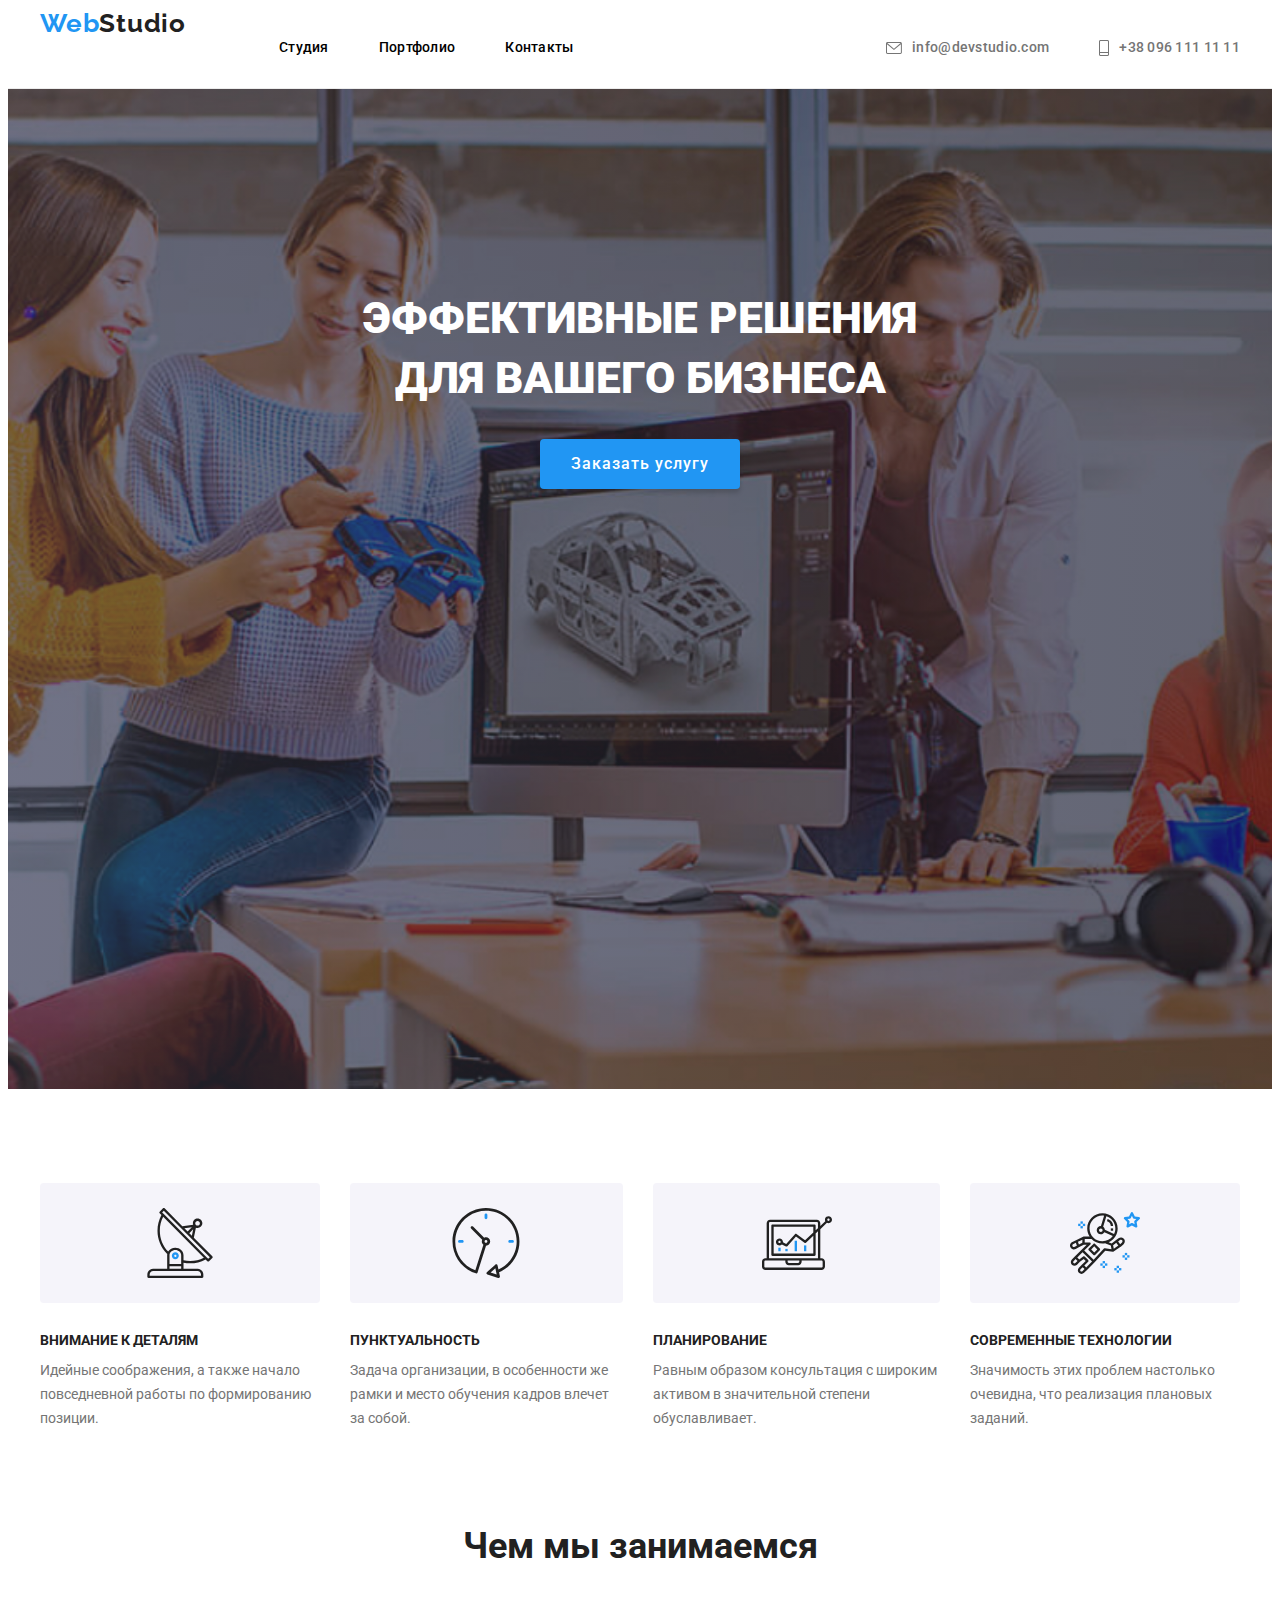
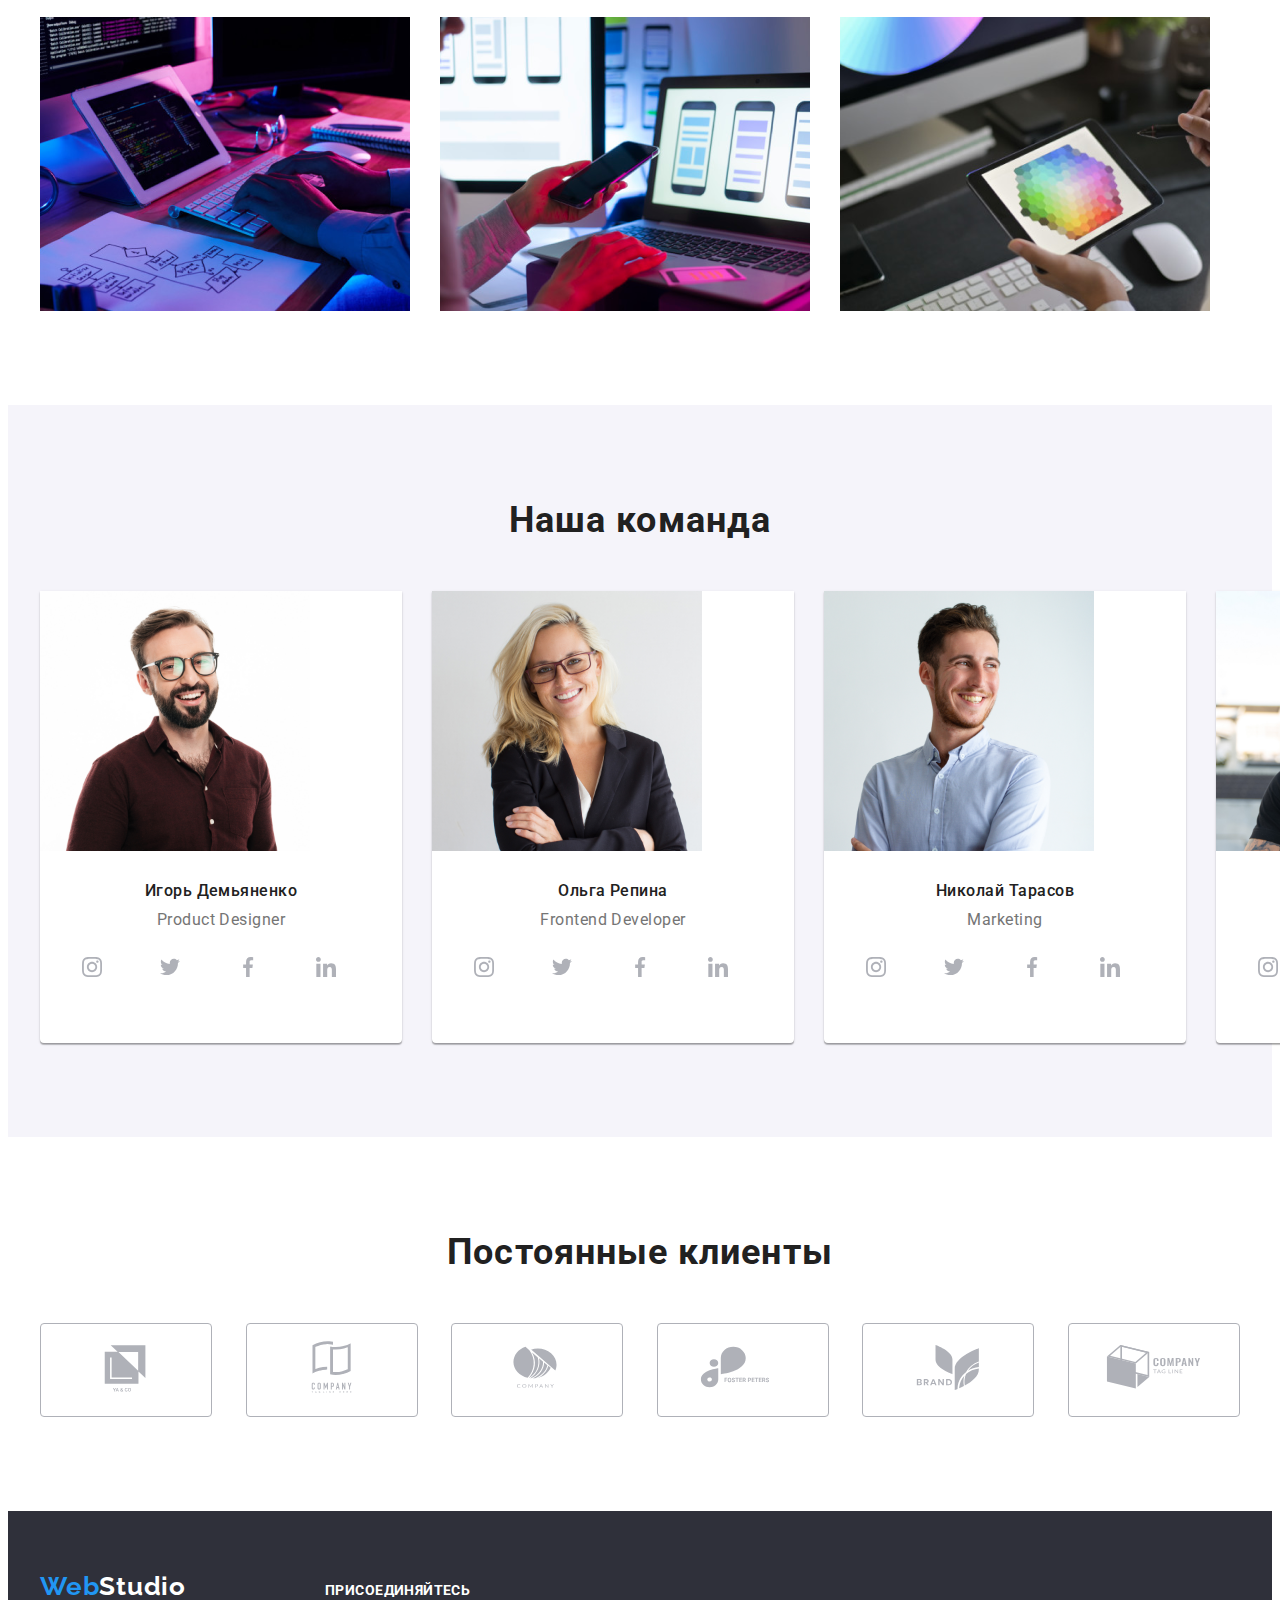
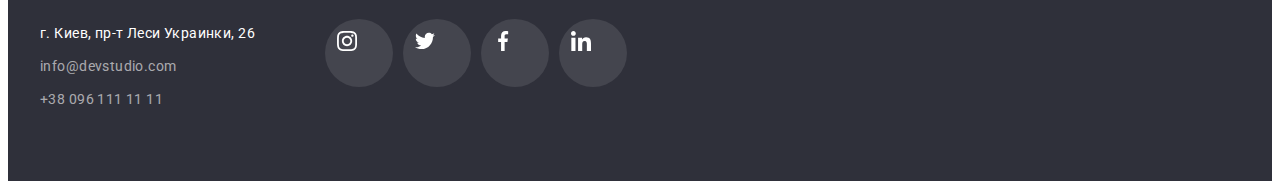
<file: index.html>
<!DOCTYPE html>
<html lang="en">
<head>
    <meta charset="UTF-8">
    <meta http-equiv="X-UA-Compatible" content="IE=edge">
    <meta name="viewport" content="width=device-width, initial-scale=1.0">
    <title>Document</title>
    <link rel="preconnect" href="https://fonts.googleapis.com">
    <link rel="preconnect" href="https://fonts.gstatic.com" crossorigin>
    <link href="https://fonts.googleapis.com/css2?family=Raleway:wght@700&family=Roboto:wght@400;500;700;900&display=swap"
        rel="stylesheet">

        <link rel="stylesheet" href="https://cdnjs.cloudflare.com/ajax/libs/modern-normalize/1.1.0/modern-normalize.min.css"
            integrity="sha512-wpPYUAdjBVSE4KJnH1VR1HeZfpl1ub8YT/NKx4PuQ5NmX2tKuGu6U/JRp5y+Y8XG2tV+wKQpNHVUX03MfMFn9Q=="
            crossorigin="anonymous" referrerpolicy="no-referrer" />

    <link rel="stylesheet" href="./css/style.css">
</head>
<body>
    <!-- HEADER -->
    <header class="header">
        <div class="container header-flex">
            <nav class="header-navigation">
                <a href="index.html" class="header-logo link"> Web<span class="header-studio">Studio</span> </a>
                <ul class="header-list list">
                    <li class="header-item"> <a href="index.html" class="header-link link"> Студия</a></li>
                    <li class="header-item"> <a href="portfolio.html" class="header-link link"> Портфолио</a></li>
                    <li class="header-item"> <a href="" class="header-link link"> Контакты</a></li>
                </ul>
            </nav>
            <ul class="auth-nav list">
                <li class="header-item"> <a href="mailto:info@devstudio.com" class="header-mail link">
                   <svg class="envelope-icon" width="16px" height="12px">
                    <use href="./image/symbol-defs.svg#envelope"></use>
                   </svg> 
                   info@devstudio.com </a></li>
                <li class="header-item"> <a href="tel:+380961111111" class="header-tel link">
                    <svg class="tel-icon" width="10px" height="16px">
                        <use href="./image/symbol-defs.svg#smartfon"></use>
                    </svg>
                    +38 096 111 11 11</a></li>
            </ul>
        </div>
    </header>
     
    <main>
        <!-- HERO -->
        <section class="hero">
            <div class="container hero-content">
                <h1 class="hero-title">ЭФФЕКТИВНЫЕ РЕШЕНИЯ <br/>ДЛЯ ВАШЕГО БИЗНЕСА</h1>
                <button type="button" class="hero-btn"> Заказать услугу</button>
            </div>
        </section>

        <!-- Приховати заголовок нижче 'Особенности'-->
        <section class="section benefits">
            <div class="container">
                <h2 class="visually-hidden"> Особенности</h2>
                <ul class="benefits-list list">
                    <li class="benefits-item icon-antenna">
                        <h3 class="benefits-item-title">Внимание к деталям</h3>
                        <p class="benefits-text">Идейные соображения, а также начало повседневной работы по формированию
                            позиции.</p>
                    </li>
                    <li class="benefits-item icon-clock">
                        <h3 class="benefits-item-title ">Пунктуальность</h3>
                        <p class="benefits-text">Задача организации, в особенности же рамки и место обучения кадров влечет за
                            собой.</p>
                    </li>
                    <li class="benefits-item icon-diagram">
                        <h3 class="benefits-item-title">Планирование</h3>
                        <p class="benefits-text">Равным образом консультация с широким активом в значительной степени
                            обуславливает.</p>
                    </li>
                    <li class="benefits-item icon-astronaut">
                        <h3 class="benefits-item-title">Современные технологии</h3>
                        <p class="benefits-text">Значимость этих проблем настолько очевидна, что реализация плановых заданий.
                        </p>
                    </li>
                </ul>
                </section>

                    <!--  products-->
                <section class="section products">
                    <div class="container">
                        <h2 class="products-title"> Чем мы занимаемся</h2>
                        <ul class="products-list list">
                            <li class="products-item"> <img src="./image/img.png" alt="Програмування" width="370"> </li>
                
                        <li class="products-item"> <img src="./image/mobapp.png" alt="Modapp" width="370"> </li>
                        <li class="products-item"> <img src="./image/design.png" alt="design" width="370"> </li>
                    </ul>
                    </div>
                </section>

                       <!-- OUR TEAM -->
                <section class="team">
                    <div class="container">
                    <h2 class="team-title">Наша команда</h2>
                    <ul class="list team-list " >
                        <li class="team-item">
                            <img src="./image/FOTO/img игорь.jpg" alt="Игорь Демьяненко" width="270">
                            <div class="card-team">
                            <h3 class="team-name">Игорь Демьяненко</h3>
                            <p lang="en" class="team-work-position"> Product Designer</p>
                            
                            <ul class="team-social-list list">
                                <li class="team-social-item">
                                    <a href="" class="team-link">
                                        <svg class="team-icon" width="20" height="20">
                                           <use href="./image/icons.svg#instagram"> </use>
                                        </svg>
                                    </a>
                                  </li>
                                <li class="team-social-item">
                                    <a href="" class="team-link">
                                        <svg  class="team-icon" width="20" height="20">
                                            <use href="./image/icons.svg#twitter"> </use>

                                        </svg>
                                    </a>
                                </li>
                                <li class="team-social-item">
                                    <a href="" class="team-link">
                                    <svg class="team-icon" width="20" height="20">
                                        <use href="./image/icons.svg#facebook"> </use>
                                    
                                    </svg>
                                </a>
                                </li>
                                <li class="team-social-item">
                                    <a href="" class="team-link">
                                    <svg class="team-icon" width="20" height="20">
                                        <use href="./image/icons.svg#linkedin"> </use>
                                    
                        
                                    </svg>
                                </a>
                                </li>
                            </ul>
                            </div>
                        </li>
                        <li class="team-item">
                            <img src="./image/FOTO/img ольга.jpg" alt="Ольга Репина" width="270">
                            <div class="card-team">
                            <h3 class="team-name">Ольга Репина</h3>
                            <p lang="en" class="team-work-position">Frontend Developer</p>
                            <ul class="team-social-list list">
                                <li class="team-social-item">
                                    <a href="" class="team-link">
                                        <svg class="team-icon" width="20" height="20">
                                            <use href="./image/icons.svg#instagram"> </use>
                                        </svg>
                                    </a>
                                </li>
                                <li class="team-social-item">
                                    <a href="" class="team-link">
                                        <svg class="team-icon" width="20" height="20">
                                            <use href="./image/icons.svg#twitter"> </use>
                            
                                        </svg>
                                    </a>
                            
                                </li>
                                <li class="team-social-item">
                                    <a href="" class="team-link">
                                    <svg class="team-icon" width="20" height="20">
                                        <use href="./image/icons.svg#facebook"> </use>
                            
                                    </svg>
                                </a>
                                </li>
                                <li class="team-social-item">
                                    <a href="" class="team-link">
                                    <svg class="team-icon" width="20" height="20">
                                        <use href="./image/icons.svg#linkedin"> </use>
                            
                            
                                    </svg>
                                </a>
                                </li>
                            </ul>
                            </div>
                        </li>
                        <li class="team-item">
                            <img src="./image/FOTO/img николай.jpg" alt="Николай Тарасов" width="270">
                            <div class="card-team">
                            <h3 class="team-name">Николай Тарасов</h3>
                            <p lang="en" class="team-work-position">Marketing</p>
                            <ul class="team-social-list list">
                                <li class="team-social-item">
                                    <a href="" class="team-link">
                                        <svg class="team-icon" width="20" height="20">
                                            <use href="./image/icons.svg#instagram"> </use>
                                        </svg>
                                    </a>
                                </li>
                                <li class="team-social-item">
                                    <a href="" class="team-link">
                                        <svg class="team-icon" width="20" height="20">
                                            <use href="./image/icons.svg#twitter"> </use>
                            
                                        </svg>
                                    </a>
                            
                                </li>
                                <li class="team-social-item">
                                    <a href="" class="team-link">
                                    <svg class="team-icon" width="20" height="20">
                                        <use href="./image/icons.svg#facebook"> </use>
                            
                                    </svg>
                                </a>
                                </li>
                                <li class="team-social-item">
                                    <a href="" class="team-link">
                                    <svg class="team-icon" width="20" height="20">
                                        <use href="./image/icons.svg#linkedin"> </use>
                            
                            
                                    </svg>
                                </a>
                                </li>
                            </ul>
                            </div>
                        </li>
                        <li class="team-item">
                            <img src="./image/FOTO/img михаил.jpg" alt="Михаил Ермаков" width="270">
                            <div class="card-team">
                            <h3 class="team-name">Михаил Ермаков</h3>
                            <p lang="en" class="team-work-position">UI Designer</p>
                            <ul class="team-social-list list">
                                <li class="team-social-item">
                                    <a href="" class="team-link">
                                        <svg class="team-icon" width="20" height="20">
                                            <use href="./image/icons.svg#instagram"> </use>
                                        </svg>
                                    </a>
                                </li>
                                <li class="team-social-item">
                                    <a href="" class="team-link">
                                        <svg class="team-icon" width="20" height="20">
                                            <use href="./image/icons.svg#twitter"> </use>
                            
                                        </svg>
                                    </a>
                            
                                </li>
                                <li class="team-social-item">
                                    <a href="" class="team-link">
                                    <svg class="team-icon" width="20" height="20">
                                        <use href="./image/icons.svg#facebook"> </use>
                            
                                    </svg>
                                    </a>
                            
                                </li>
                                <li class="team-social-item">
                                    <a href="" class="team-link">
                                    <svg class="team-icon" width="20" height="20">
                                        <use href="./image/icons.svg#linkedin"> </use>
  
                                    </svg>
                                    </a>
                            
                                </li>
                            </ul>
                            </div>
                        </li>
                    </ul>
                    </div>
                </section>

                <!-- CLIENTS!!!! -->
                <section class="clients"> 
                    <div class="container">
                        <h2 class="clients-title"> Постоянные клиенты</h2>
                        <ul class="client-list list" >
                            <li class="client-item">
                                <a href="" class="client-link">
                                    <svg class="client-icon" width="106px" height="60px">
                                        <use href="./image/symbol-defs.svg#Logo1"></use>
                                    </svg>
                                </a>
                            </li>
                            <li class="client-item">
                                <a href="" class="client-link">
                                    <svg class="client-icon" width="106px" height="60px">
                                        <use href="./image/symbol-defs.svg#Logo2"></use>
                                    </svg>
                                </a>
                            </li>
                            <li class="client-item">
                                <a href="" class="client-link">
                                    <svg class="client-icon" width="106px" height="60px">
                                        <use href="./image/symbol-defs.svg#Logo3"></use>
                                    </svg>
                                </a>
                            </li>
                            <li class="client-item">
                                <a href="" class="client-link">
                                    <svg class="client-icon" width="106px" height="60px">
                                        <use href="./image/symbol-defs.svg#Logo4"></use>
                                    </svg>
                                </a>
                            </li>
                            <li class="client-item">
                                <a href="" class="client-link">
                                    <svg class="client-icon" width="106px" height="60px">
                                        <use href="./image/symbol-defs.svg#Logo5"></use>
                                    </svg>
                                </a>
                            </li>
                            <li class="client-item">
                                <a href="" class="client-link">
                                    <svg class="client-icon" width="106px" height="60px">
                                        <use href="./image/symbol-defs.svg#Logo6"></use>
                                    </svg>
                                </a>
                            </li>

                        </ul>
                    </div>
                </section>
                </main>

                <!-- Футер-->
                <footer class="footer">
                    <div class="container footer-flex">
                        <div class="adress-menu"> 
                        <a href="index.html" class="footer-logo link"> Web<span class="footer-studio">Studio</span> </a>
                        <address class="address">
                            <ul class="address-list list">
                                <li class="address-item"> <a href="" class="address-link link"> г. Киев, пр-т Леси Украинки, 26 </a>
                                </li>
                                <li class="address-item"> <a href="mailto:info@devstudio.com"
                                        class="address-mail-link link">info@devstudio.com</a></li>
                                <li class="address-item"> <a href="tel:+380961111111" class="address-tel-link link">
                                    +38 096 111 11 11</a></li>
                            </ul>
                        </address>
                          </div>
                    
                    <div class="social-menu">
                        <h3 class="footer-social-title"> Присоединяйтесь</h3>
                        <ul class="footer-social-list list">
                            <li class="footer-social-item">
                                <a href="" class="footer-social-link">
                                    <svg class="footer-icon" width="20px" height="20px">
                                        <use href="./image/icons.svg#instagram"></use>
                                    </svg> 
                                </a>
                            </li>
                            <li class="footer-social-item">
                                <a href="" class="footer-social-link">
                                    <svg class="footer-icon" width="20px" height="20px">
                                        <use href="./image/icons.svg#twitter"></use>
                                    </svg>
                                </a>
                            </li>
                            <li class="footer-social-item">
                                <a href="" class="footer-social-link">
                                    <svg class="footer-icon" width="20px" height="20px">
                                        <use href="./image/icons.svg#facebook"></use>
                                    </svg>
                                </a>
                            </li>
                            <li class="footer-social-item">
                                <a href="" class="footer-social-link">
                                    <svg class="footer-icon" width="20px" height="20px">
                                        <use href="./image/icons.svg#linkedin"></use>
                                    </svg>
                                </a>
                            </li>
                        </ul>
                    </div>
                 </div>
                
                </footer>
                </body>
                
                </html>
</body>
</html>
</file>
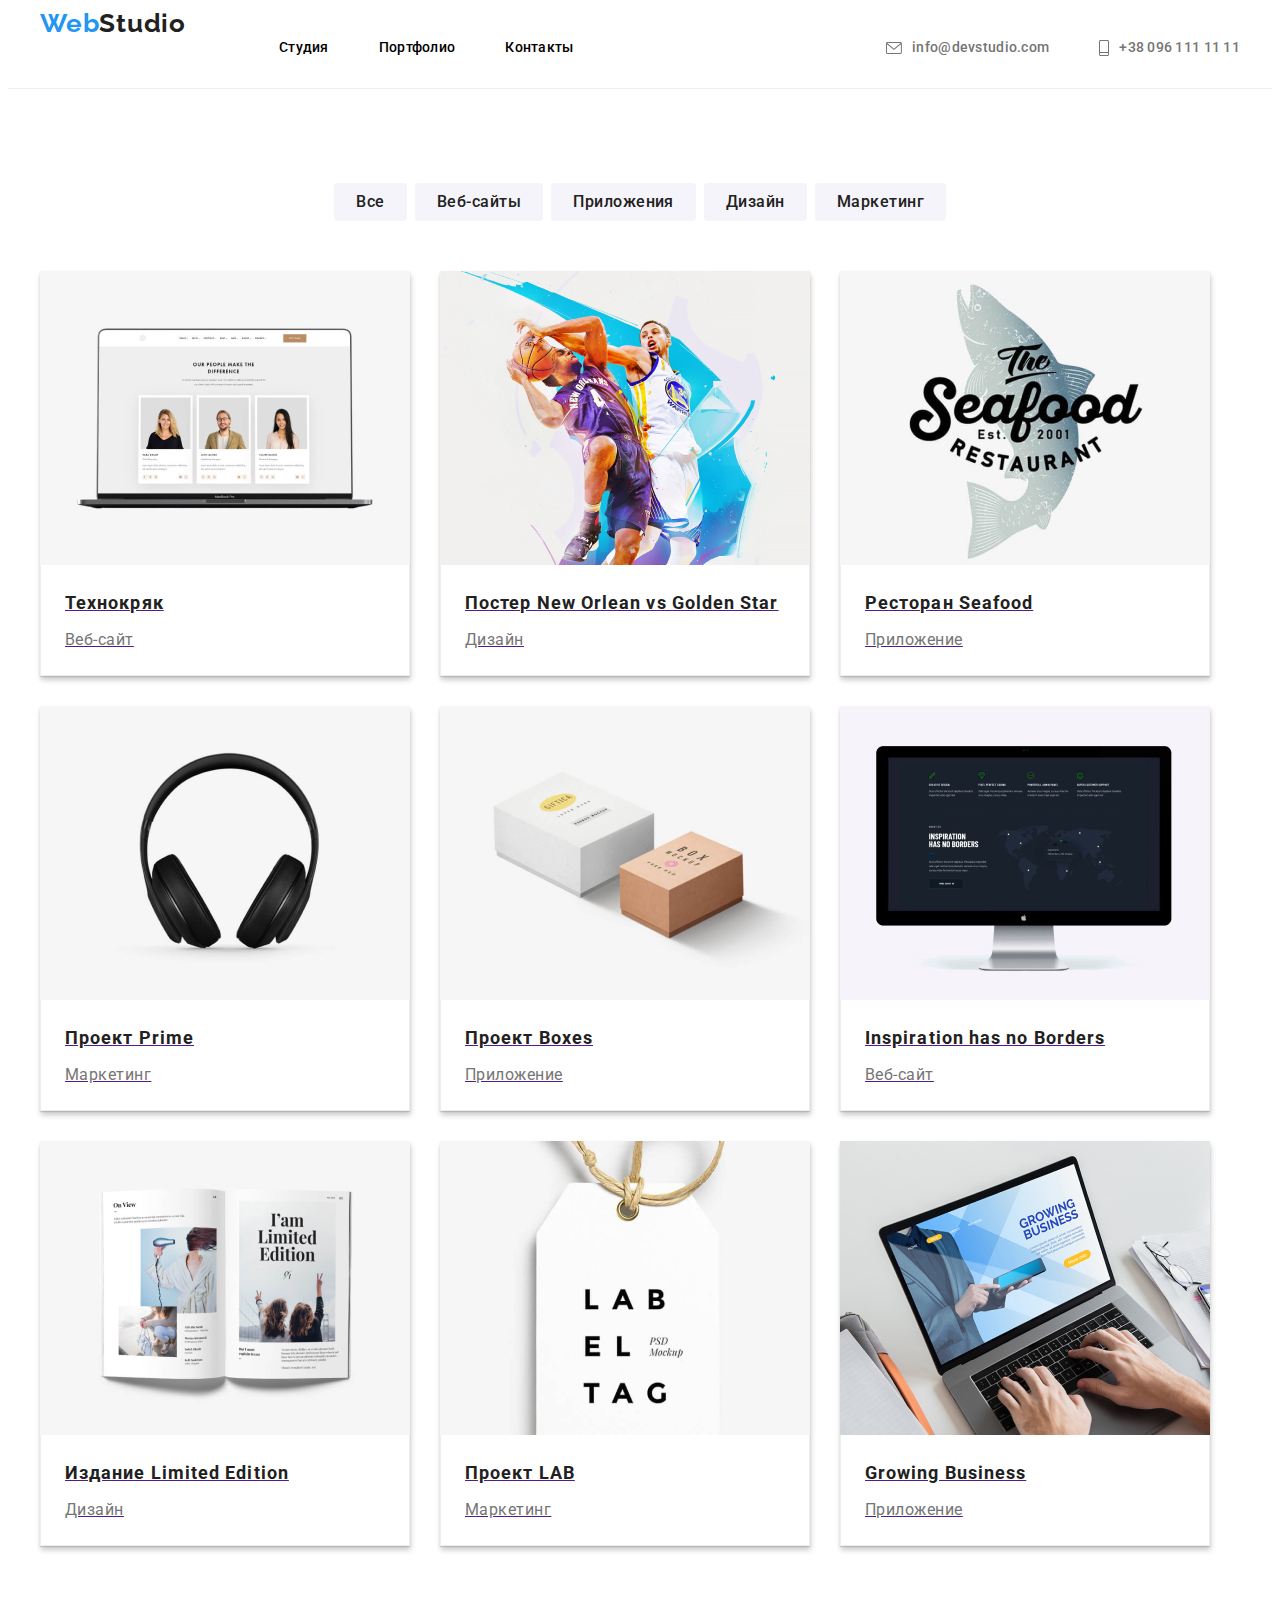
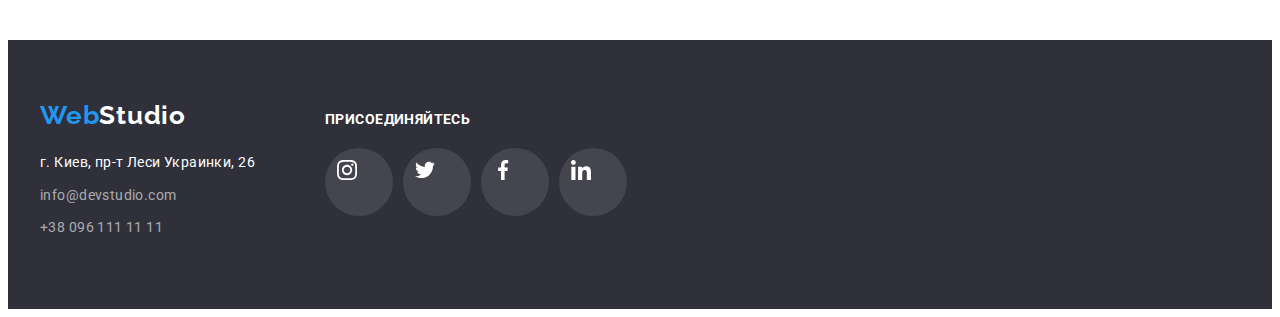
<file: portfolio.html>
<!DOCTYPE html>
<html lang="en">
<head>
    <meta charset="UTF-8">
    <meta http-equiv="X-UA-Compatible" content="IE=edge">
    <meta name="viewport" content="width=device-width, initial-scale=1.0">
    <title>Document</title>
    <link rel="preconnect" href="https://fonts.googleapis.com">
    <link rel="preconnect" href="https://fonts.gstatic.com" crossorigin>
    <link href="https://fonts.googleapis.com/css2?family=Raleway:wght@700&family=Roboto:wght@400;500;700;900&display=swap"
        rel="stylesheet">
<link rel="stylesheet" href="https://cdnjs.cloudflare.com/ajax/libs/modern-normalize/1.1.0/modern-normalize.min.css"
    integrity="sha512-wpPYUAdjBVSE4KJnH1VR1HeZfpl1ub8YT/NKx4PuQ5NmX2tKuGu6U/JRp5y+Y8XG2tV+wKQpNHVUX03MfMFn9Q=="
    crossorigin="anonymous" referrerpolicy="no-referrer" />

    <link rel="stylesheet" href="./css/style.css">
</head>
<body>
    <!-- Шапка сайта -->
<header class="header">
    <div class="container header-flex">
        <nav class="header-navigation">
            <a href="index.html" class="header-logo link"> Web<span class="header-studio">Studio</span> </a>
            <ul class="header-list list">
                <li class="header-item"> <a href="index.html" class="header-link link"> Студия</a></li>
                <li class="header-item"> <a href="portfolio.html" class="header-link link"> Портфолио</a></li>
                <li class="header-item"> <a href="" class="header-link link"> Контакты</a></li>
            </ul>
        </nav>
        <ul class="auth-nav list">
            <li class="header-item"> <a href="mailto:info@devstudio.com" class="header-mail link">
                <svg class="envelope-icon" width="16px" height="12px">
                    <use href="./image/symbol-defs.svg#envelope"></use>
                </svg>
                info@devstudio.com
                </a></li>
            <li class="header-item"> <a href="tel:+380961111111" class="header-tel link">
                <svg class="tel-icon" width="10px" height="16px">
                    <use href="./image/symbol-defs.svg#smartfon"></use>
                </svg>
                +38 096 111 11 11</a></li>
        </ul>
    </div>
</header>

    <!-- Основна частина -->
    <main>
        <section class="section portfolio">
            <div class="container">
                <ul class="portfolio-list list">
                    <li class="portfolio-item"> <button type="button" class="portfolio-btn">Все </button></li>
                    <li class="portfolio-item"> <button type="button" class="portfolio-btn">Веб-сайты </button> </li>
                    <li class="portfolio-item"><button type="button" class="portfolio-btn">Приложения </button> </li>
                    <li class="portfolio-item"><button type="button" class="portfolio-btn">Дизайн </button> </li>
                    <li class="portfolio-item"> <button type="button" class="portfolio-btn"> Маркетинг</button></li>
                </ul>
  
        <ul class="list projects-list">
            <li class="projects-item"> 
                <a class="img-projects" href="">  
                <img src="./image/img.jpg" alt="Технокряк" width="370">
                <div class="card">
                <h3 class="projects-title">Технокряк</h3>
                    <p class="projects-after-title">Веб-сайт</p></div> 
                </a>
            </li>

            <li class="link projects-item"> 
                <a class="img-projects" href="">
                <img src="./image/img (2).jpg" alt="Постер" width="370">  
                <div class="card">
                <h3 class="projects-title"> Постер New Orlean vs Golden Star </h3> 
                    <p  class="projects-after-title"> Дизайн </p> </div>
                </a>
             </li>
               
           
            <li class="link projects-item"> 
                <a class="img-projects" href="">
                <img  src="./image/img (3).jpg" alt="Ресторан Seafood" width="370">
                <div class="card">
                <h3 class="projects-title">Ресторан Seafood</h3>
                    <p  class="projects-after-title">Приложение</p>  </div>
                </a>
             </li>

             <li class="link projects-item"> 
                <a class="img-projects" href="">
                 <img  src="./image/img (4).jpg" alt="Проект Prime" width="370">
                <div class="card">
               <h3 class="projects-title">Проект Prime</h3>
                    <p  class="projects-after-title">Маркетинг</p>  </div> 
                </a>
            </li>

            <li class="link projects-item"> 
                <a class="img-projects" href="">
                <img  src="./image/img (5).jpg" alt="Проект Boxes" width="370">
                <div class="card">
              <h3 class="projects-title">Проект Boxes</h3>
                    <p  class="projects-after-title">Приложение</p>  </div> 
                </a>
            </li>

            <li class="link projects-item"> 
                <a class="img-projects" href="">
                <img  src="./image/img (6).jpg" alt="Inspiration has no Borders" width="370">
                <div class="card">
             <h3 class="projects-title">Inspiration has no Borders</h3>
                    <p  class="projects-after-title">Веб-сайт</p> </div> 
                </a>
            </li>

            <li class="link projects-item">
                <a class="img-projects" href="">
                <img   src="./image/img (7).jpg" alt="Издание Limited Edition" width="370">
                <div class="card">
             <h3 class="projects-title">Издание Limited Edition</h3>
                    <p  class="projects-after-title">Дизайн</p> </div> 
                </a>
            </li>

            <li class="link projects-item"> 
                <a class="img-projects" href="">
                <img   src="./image/img (8).jpg" alt="Проект LAB" width="370">
                <div class="card">
              <h3 class="projects-title">Проект LAB</h3>
                    <p  class="projects-after-title">Маркетинг</p>  </div> 
                </a>
            </li>

            <li class="link projects-item"> 
                <a class="img-projects" href="">
                <img  src="./image/img (9.jpg" alt="Growing Business" width="370">
                <div class="card">
            <h3 class="projects-title">Growing Business</h3>
                    <p  class="projects-after-title">Приложение</p> </div> 
                </a></li>
                </ul>
          </div>
      </section>
  </main>
  
         
    <!-- Футер-->
    <footer class="footer">
        <div class="container footer-flex">
            <div class="adress-menu">
            <a href="index.html" class="footer-logo link"> Web<span class="footer-studio">Studio</span> </a>
            <address class="address">
                <ul class="address-list list">
                    <li class="address-item"> <a href="" class="address-link link"> г. Киев, пр-т Леси Украинки, 26 </a>
                    </li>
                    <li class="address-item"> <a href="mailto:info@devstudio.com"
                            class="address-mail-link link">info@devstudio.com</a></li>
                    <li class="address-item"> <a href="tel:+380961111111" class="address-tel-link link">+38 096 111 11
                            11</a></li>
                </ul>
            </address>
        </div>
        <div class="social-menu">
            <h3 class="footer-social-title"> Присоединяйтесь</h3>
            <ul class="footer-social-list list">
                <li class="footer-social-item">
                    <a href="" class="footer-social-link">
                        <svg class="footer-icon" width="20px" height="20px">
                            <use href="./image/icons.svg#instagram"></use>
                        </svg>
                    </a>
                </li>
                <li class="footer-social-item">
                    <a href="" class="footer-social-link">
                        <svg class="footer-icon" width="20px" height="20px">
                            <use href="./image/icons.svg#twitter"></use>
                        </svg>
                    </a>
                </li>
                <li class="footer-social-item">
                    <a href="" class="footer-social-link">
                        <svg class="footer-icon" width="20px" height="20px">
                            <use href="./image/icons.svg#facebook"></use>
                        </svg>
                    </a>
                </li>
                <li class="footer-social-item">
                    <a href="" class="footer-social-link">
                        <svg class="footer-icon" width="20px" height="20px">
                            <use href="./image/icons.svg#linkedin"></use>
                        </svg>
                    </a>
                </li>
            </ul>
        </div>
    </div>
    
    </footer>
</body>
</html>
</file>
<file: css/style.css>
:root {
    --main-title-color: #ffffff;
    --second-title-color: #212121;
    --third-title-color: #757575;
    --main-text-color: #757575;
    --second-text-color: color: rgba(255, 255, 255, 0.6);
    --third-text-color: #212121;
    --accent-color: #2196F3;
    --main-btn-color:#FFFFFF;
    --second-btn-color: #212121;
    --header-text-color:  #212121;
}

body {
    font-family: Roboto; 
    color: #E5E5E5;
}

.container {
   width: 1200px;
   margin-left: auto;
   margin-right: auto;
   padding-left: 15px;
  padding-right: 15px;
}
h1, h2, h3, p, ul{
    margin: 0;
}

.list {
list-style: none;
padding: 0cm;
}

.link {
    text-decoration: none;
}

.visually-hidden {
 position: absolute;
  white-space: nowrap;
  width: 1px;
  height: 1px;
  overflow: hidden;
  border: 0;
  padding: 0;
  clip: rect(0 0 0 0);
  clip-path: inset(50%);
  margin: -1px;
}

img {
  display: block;
  max-width: 100%;
  height: auto;
}


/*/////////// HEADER//////////// */
.header {
    background: #FFFFFF;
    border-bottom: 1px solid #ececec;
}
.header-flex {
     display: flex;
     align-items: center;
     justify-content: center;
}  
.header-list {
     display: flex;
     align-items: center;
     margin-left: 93px;
}
.header-navigation{
   display: flex;
}
.header-list .header-item + .header-item {
  margin-left: 50px;
}

.auth-nav {
  display: flex;
  margin-left: auto;
}
.auth-nav .header-item + .header-item {
  margin-left: 50px;
}

.header-logo {
  font-family: Raleway;
  font-weight: bold;
  font-size: 26px;
  line-height: 1.19;
  letter-spacing: 0.03em;
  color: var(--accent-color);
}
.header-studio {
  font-family: Raleway;
  font-weight: bold;
  font-size: 26px;
  line-height: 1.19;
  letter-spacing: 0.03em;
  color: var(--second-title-color);
}
.header-link {
     display: block;
     padding-top: 32px;
     padding-bottom: 32px;
     font-weight: 500;
     font-size: 14px;
     line-height: 1.14;
     letter-spacing: 0.02em;
     color: black;  
}

.header-link:hover,
.header-link:focus {
    color: var(--accent-color);
}
.header-mail:hover,
.header-mail:focus{
    color: var(--accent-color);
}
.header-tel:hover,
.header-tel:focus{
  color: var(--accent-color);
}
.envelope-icon {
  fill: currentColor;
  margin-right: 10px;

}
.tel-icon {
  fill: currentColor;
  margin-right: 10px;
}
.header-mail,
.header-tel {
display: flex;
align-items: center;
}
.header-mail, .header-tel {
    font-weight: 500;
    font-size: 14px;
    line-height: 1.14;
    letter-spacing: 0.02em;
    color: var(--main-text-color);
} 


/* /////////////////////   HERO   /////////// */
 .hero {
     height: 600px;
     max-width: 1600px;
     margin-left: auto;
     margin-right: auto;
     padding-top: 200px;
     padding-bottom: 200px;
     background-color: #2F303A;
     background-image: linear-gradient(
      to right,
      rgba(80, 82, 105, 0.4),
      rgba(47, 48, 58, 0.4)),
      url(../image/Fon.jpg);
     background-size: cover;
     background-position: center;

 }
 .hero-content {
     text-align: center;
 }
 .hero-title {
     margin-top: 0;
     margin-bottom: 30px;
    font-weight: 900;
    font-size: 44px;
    line-height: 1.36;
    color: var(--main-title-color);
 }

 .hero-btn {
      border: none;
     height: 50px;
     min-width: 200px;
     cursor: pointer;
     font-family: inherit;
     font-weight: 500;
     font-size: 16px;
     line-height: 1.88;
     text-align: center;
     letter-spacing: 0.06em;
     color: white;
     background: #2196f3;
     box-shadow: 0px 4px 4px rgba(0, 0, 0, 0.15);
     border-radius: 4px;
 }
 .hero-btn:hover,
 .hero-btn:focus {
    font-weight: 500;
    font-size: 16px;
    line-height: 1.88;
    text-align: center;
    letter-spacing: 0.06em;
    color: #ffffff;
    background: #188ce8;
    box-shadow: 0px 3px 1px rgba(0, 0, 0, 0.1), 0px 1px 2px rgba(0, 0, 0, 0.08),
    0px 2px 2px rgba(0, 0, 0, 0.12);
    border-radius: 4px;
 }

/* ------------------benefits---------- */

.benefits {
    padding-top: 94px;
    padding-bottom: 47px;
    background: white;
}
.benefits-list{
    display: flex;
}

.benefits-item::before {
  display: block;
  content: " ";
  height: 120px;
  background-size: contain;
  background-repeat: no-repeat;
  background-position: center;
  background: #f5f4fa;
  border-radius: 4px;
  margin-bottom: 30px;
}
.icon-antenna::before {
  background-image: url(../image/Icons/antenna.svg);
  background-repeat: no-repeat;
  background-position: center;
}
.icon-clock::before {
  background-image: url(../image/Icons/clock.svg);
  background-repeat: no-repeat;
  background-position: center;
}
.icon-diagram::before {
  background-image: url(../image/Icons/diagram.svg);
  background-repeat: no-repeat;
  background-position: center;
}
.icon-astronaut::before {
  background-image: url(../image/Icons/astronaut.svg);
  background-repeat: no-repeat;
  background-position: center;
}


.benefits-item-title {
  text-transform: uppercase;
    width: 270px;
    margin-bottom: 10px;
    font-weight: 700;
    font-size: 14px;
    line-height: 1.14;
    color: var(--second-title-color);
}

.benefits-text {
    font-weight: 400;
    font-size: 14px;
    line-height: 1.71;
    color: var(--third-title-color);
}
.benefits-item + .benefits-item {
  margin-left: 30px;
}

/* /////////////products///////// */
.products{
    padding-top: 47px;
    padding-bottom: 94px;
}
.products-title {
    text-align: center;
    text-transform: none;
    font-weight: 700;
    font-size: 36px;
    line-height: 1.17;
    color: var(--second-title-color);
    margin-bottom: 50px;
}
.products-list {
  display: flex;
}
.products-list .products-item + .products-item {
  margin-left: 30px;
}


/* ///////////////OUR TEAM///////// */

.team {
    background: #F5F4FA;
    padding-bottom: 94px;
    padding-top: 94px;
}
.team-list{
    display: flex;
}
.card-team{
     padding-top: 30px;
     padding-bottom: 30px;
}
.team-list .team-item + .team-item {
  margin-left: 30px;
}
.team-item {
  background: #ffffff;
  box-shadow: 0px 1px 3px rgba(0, 0, 0, 0.12), 0px 1px 1px rgba(0, 0, 0, 0.14),
    0px 2px 1px rgba(0, 0, 0, 0.2);
  border-radius: 0px 0px 4px 4px;
}

.team-title {
    margin-bottom: 50px;
    font-weight: 700;
    font-size: 36px;
    line-height: 1.17; 
    text-align: center;
    letter-spacing: 0.03em;
   color:var(--second-title-color);
}
.team-name {
    margin-bottom: 10px;
    font-weight: 500;
    font-size: 16px;
    line-height: 1.19;
    line-height: 1.19;
    text-align: center;
    letter-spacing: 0.03em;
    color: var(--second-title-color);
}
.team-work-position {
    font-weight: 400;
    font-size: 16px;
    line-height: 1.19;
    text-align: center;
    letter-spacing: 0.03em;
    color: var(--third-title-color);
    margin-bottom: 16px;
}
.team-social-list{
  display: flex;
  margin-left: 30px;
  margin-right: 30px;
  justify-content: space-between;
}

.team-social-item +.team-social-item {
margin-left: 10px;
}

.team-link {
  width: 44px;
  height: 44px;
  color: #AFB1B8;
  border-radius:  50%;
  display: inline-block;
  align-items: center;
  justify-content: center;
  padding: 12px 12px;
}

.team-link:hover,
.team-link:focus {
   color: var(--main-title-color);
   background: var(--accent-color);
   cursor: pointer;
}
.team-icon {
 fill: currentColor;
}

/* //////////////CLIENTS//////////////// */
.clients {
  padding-top: 94px;
  padding-bottom: 94px;
}
.clients-title {
 margin-bottom: 50px;
 font-style: normal;
 font-weight: 700;
 font-size: 36px;
 line-height: 1.17;
 text-align: center;
 letter-spacing: 0.03em;
 color: var(--second-title-color);
}
.client-list {
  display: flex;
  justify-content: space-between;
}
.client-item +.client-item {
  margin-left: 30px;
}
.client-link {
  display: inline-block;
  border: 1px solid #afb1b8;
	border-radius: 4px;
	padding: 14px 32px;
	color: #afb1b8;
}
.client-link:hover,
.client-link:focus {
 color: var(--accent-color);
 border: 1px solid var(--accent-color);
 fill: currentColor;
}
.client-icon {
  fill: currentColor;
}

/* ////////// footer//////////*/
.footer {
  padding-top: 60px;
  padding-bottom: 60px;
  background-color: #2F303A
}
.footer-logo {
  font-family: Raleway;
  font-weight: bold;
  font-size: 26px;
  line-height: 1.19;
  letter-spacing: 0.03em;
  color: var(--accent-color);
}
.footer-studio {
  font-family: Raleway;
  font-weight: bold;
  font-size: 26px;
  line-height: 1.19;
  letter-spacing: 0.03em;
  color: white;
}
.address {
  margin-top: 20px;
  font-style: normal;
}
.address-item {
  margin-bottom: 9px;
}
.address-link {
  font-weight: normal;
  font-size: 14px;
  line-height: 1.71;
  letter-spacing: 0.03em;
  color: #ffffff;
}
.address-mail-link {
  font-weight: normal;
  font-size: 14px;
  line-height: 1.71;
  letter-spacing: 0.03em;
  color: rgba(255, 255, 255, 0.6);
}
.address-tel-link {
  font-weight: normal;
  font-size: 14px;
  line-height: 1.71;
  letter-spacing: 0.03em;
  color: rgba(255, 255, 255, 0.6);
}
.address-mail-link:hover,
.address-mail-link:focus,
.address-tel-link:hover,
.address-tel-link:focus {
  color: var(--accent-color);
}

.social-menu {
  margin-left: 70px;
}
.footer-social-title {
  margin-bottom: 20px;
  font-style: normal;
  font-weight: bold;
  font-size: 14px;
  line-height: 1.14;
  letter-spacing: 0.03em;
  text-transform: uppercase;
  color: #FFFFFF;
}
.footer-social-list {
  display: flex;
  max-width: 206px;
  justify-content: space-between;
}
.footer-social-item +.footer-social-item {
  margin-left: 10px;
}
.footer-social-link {
  display: inline-block;
  width: 44px;
  height: 44px;
  padding: 12px 12px;
  border-radius: 50%;
  color: #FFFFFF;
  background: rgba(255, 255, 255, 0.1);
}
.footer-social-link:hover,
.footer-social-link:focus {
  background: var(--accent-color);
  color: var(--main-title-color);
  cursor: pointer;
}
.footer-icon {
  fill: currentColor;
}
.footer-flex {
  display: flex;
  align-items: baseline;
}
/* ----------------PORTFOLIO----- */
.portfolio {
  padding-top: 94px;
  padding-bottom: 94px;
}
.portfolio-list{
  display: flex;
  justify-content: center;
  margin-bottom: 50px;
}
.portfolio-list .portfolio-item + .portfolio-item {
  margin-left: 8px;
}
.portfolio-btn {
     display: inline-block;
     cursor: pointer;
     font-family: inherit;
     height: 38px;
     min-width: 73px;
     padding: 6px 22px;
      border: 0;
     font-weight: 500;
     font-size: 16px;
     line-height: 1.63;
     text-align: center;
     letter-spacing: 0.03em;
     color: var(--second-title-color);
     background: #f5f4fa;;
     border-radius: 4px; 
}

.portfolio-btn:hover,
.portfolio-btn:focus {
  font-weight: 500;
  font-size: 16px;
  line-height: 1.63;
  text-align: center;
  letter-spacing: 0.03em;
  color: #ffffff;
  background: #2196f3;
  box-shadow: 0px 3px 1px rgba(0, 0, 0, 0.1), 0px 1px 2px rgba(0, 0, 0, 0.08),
    0px 2px 2px rgba(0, 0, 0, 0.12);
  border-radius: 4px;
}

/* projects */

.projects-list {
 background: white;
 display: flex;
 flex-wrap: wrap;
}
.projects-item + .projects-item {
  margin-left: 30px;
}
.projects-item:nth-child(3n + 1) {
  margin-left: 0;
}
.projects-item {
  margin-bottom: 30px;
  width: 370px;
  box-sizing: border-box;
}

.projects-item:nth-last-child(-n + 3) {
  margin-bottom: 0;
}  
.projects-list > .projects-item:hover,
.projects-list > .projects-item {
  box-shadow: 0px 1px 1px rgba(0, 0, 0, 0.12), 0px 4px 4px rgba(0, 0, 0, 0.06), 
  1px 4px 6px rgba(0, 0, 0, 0.16);
}

.projects-title {
    margin-bottom: 4px;
    font-weight: bold;
    font-size: 18px;
    line-height: 2;
    letter-spacing: 0.06em;
    color: var(--second-title-color);
}
.projects-after-title {
     font-weight: normal;
     font-size: 16px;
     line-height: 1.87;
     letter-spacing: 0.03em;
     color: var(--third-title-color);
}

.card {
  padding: 20px 24px;
  background: white;
  border: 1px solid #eeeeee;
  border-top: none;
}
</file>
